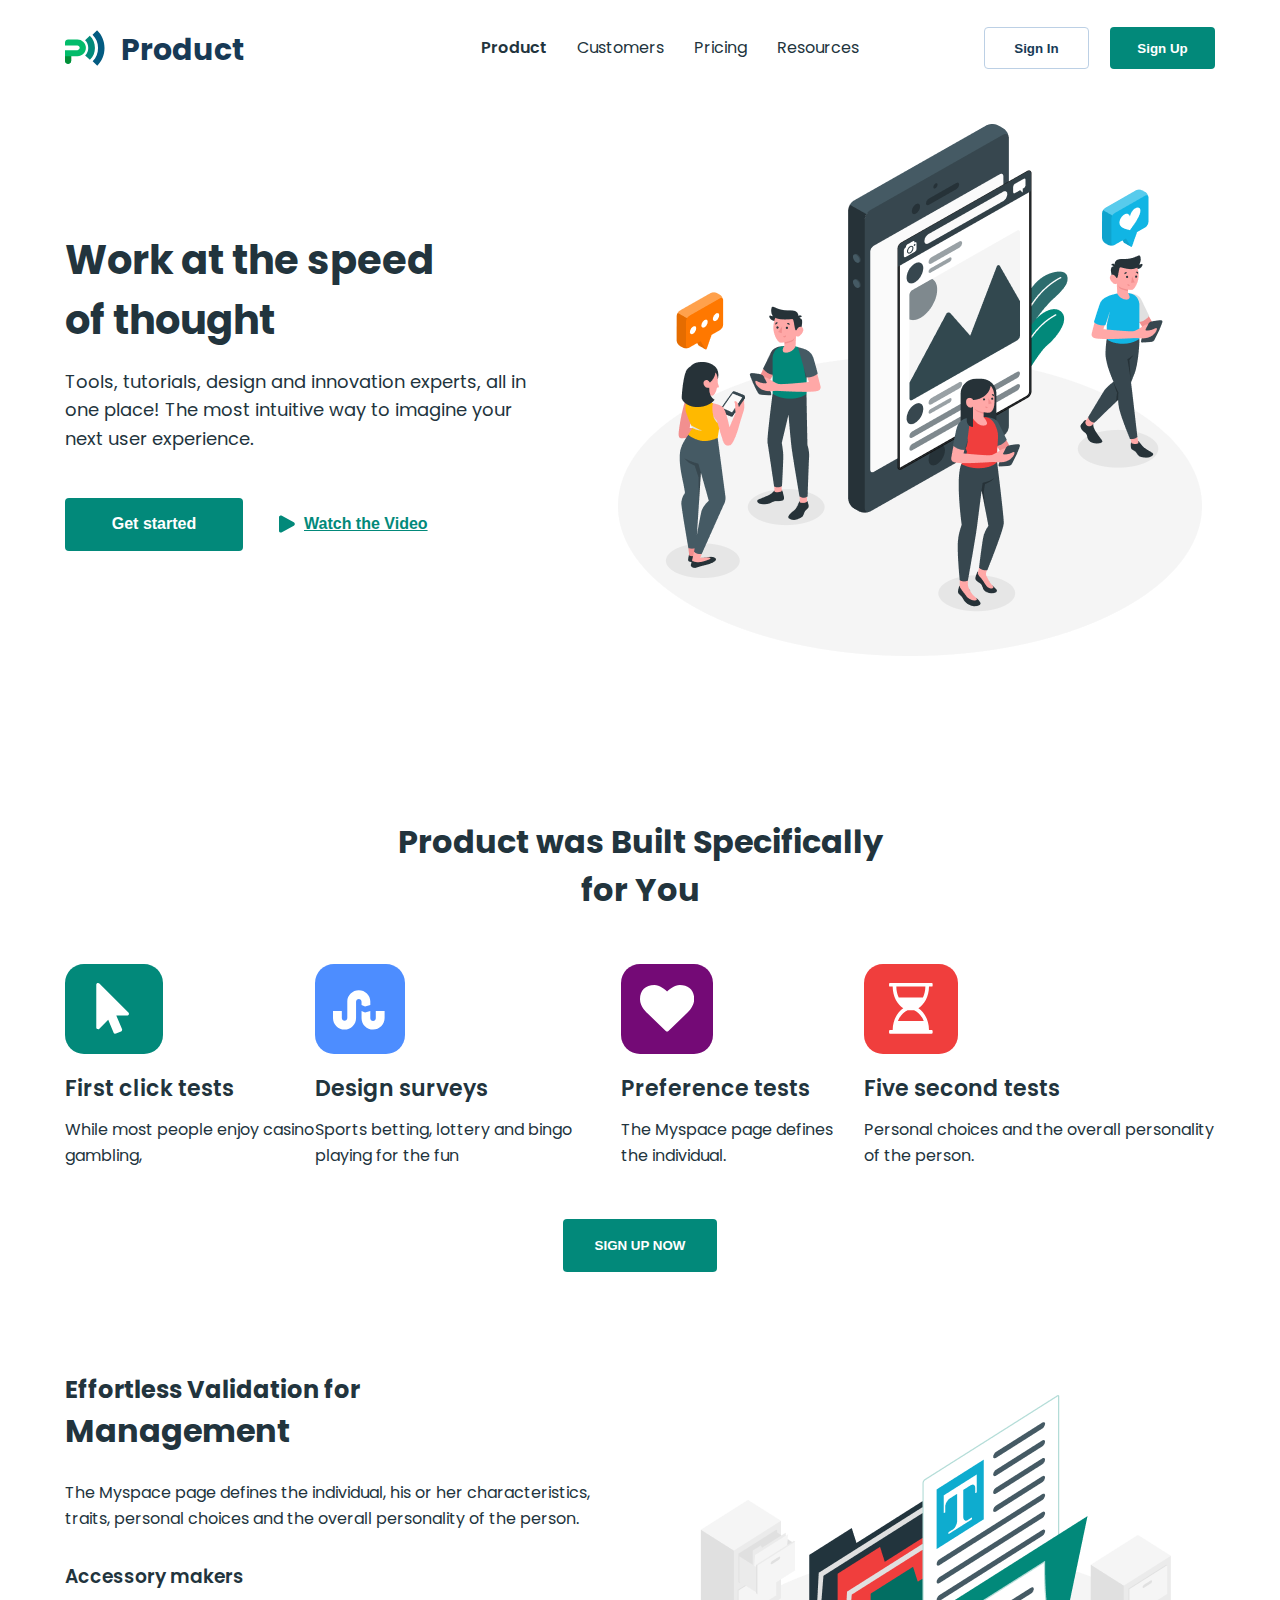
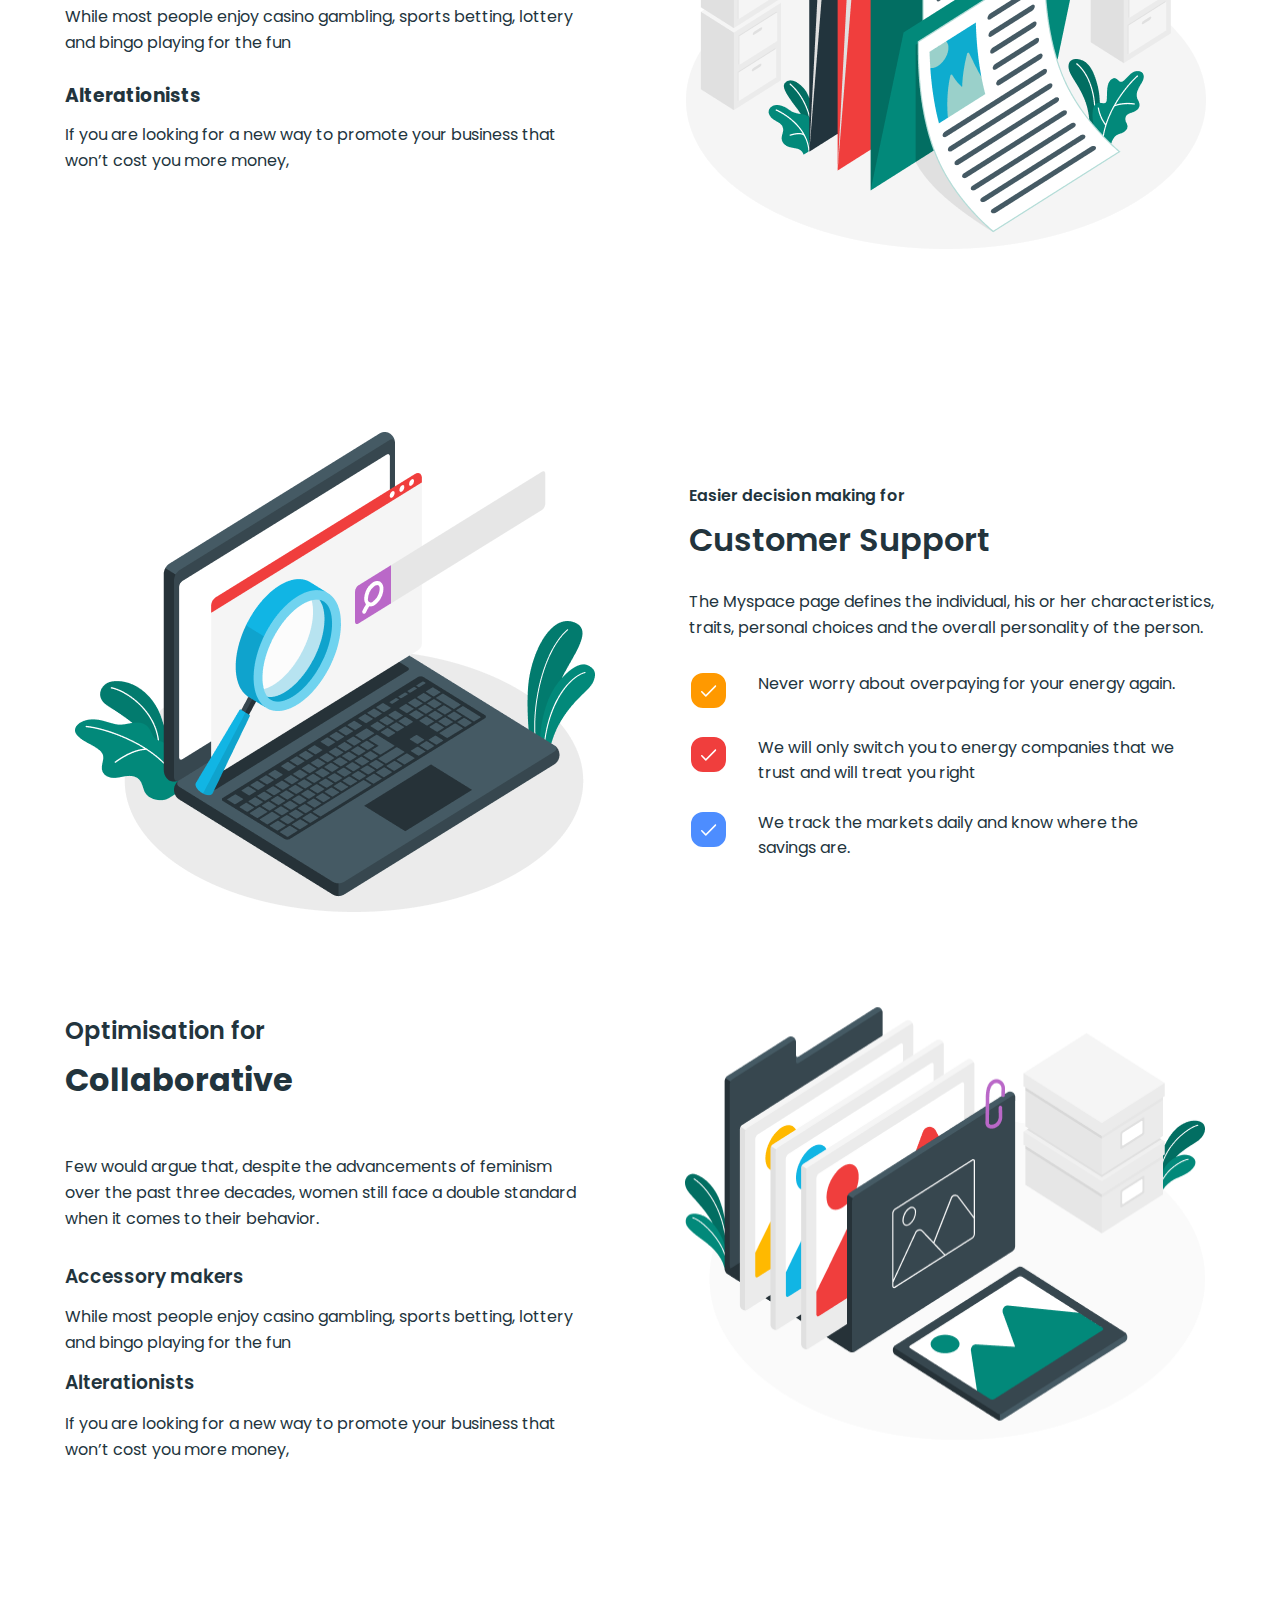
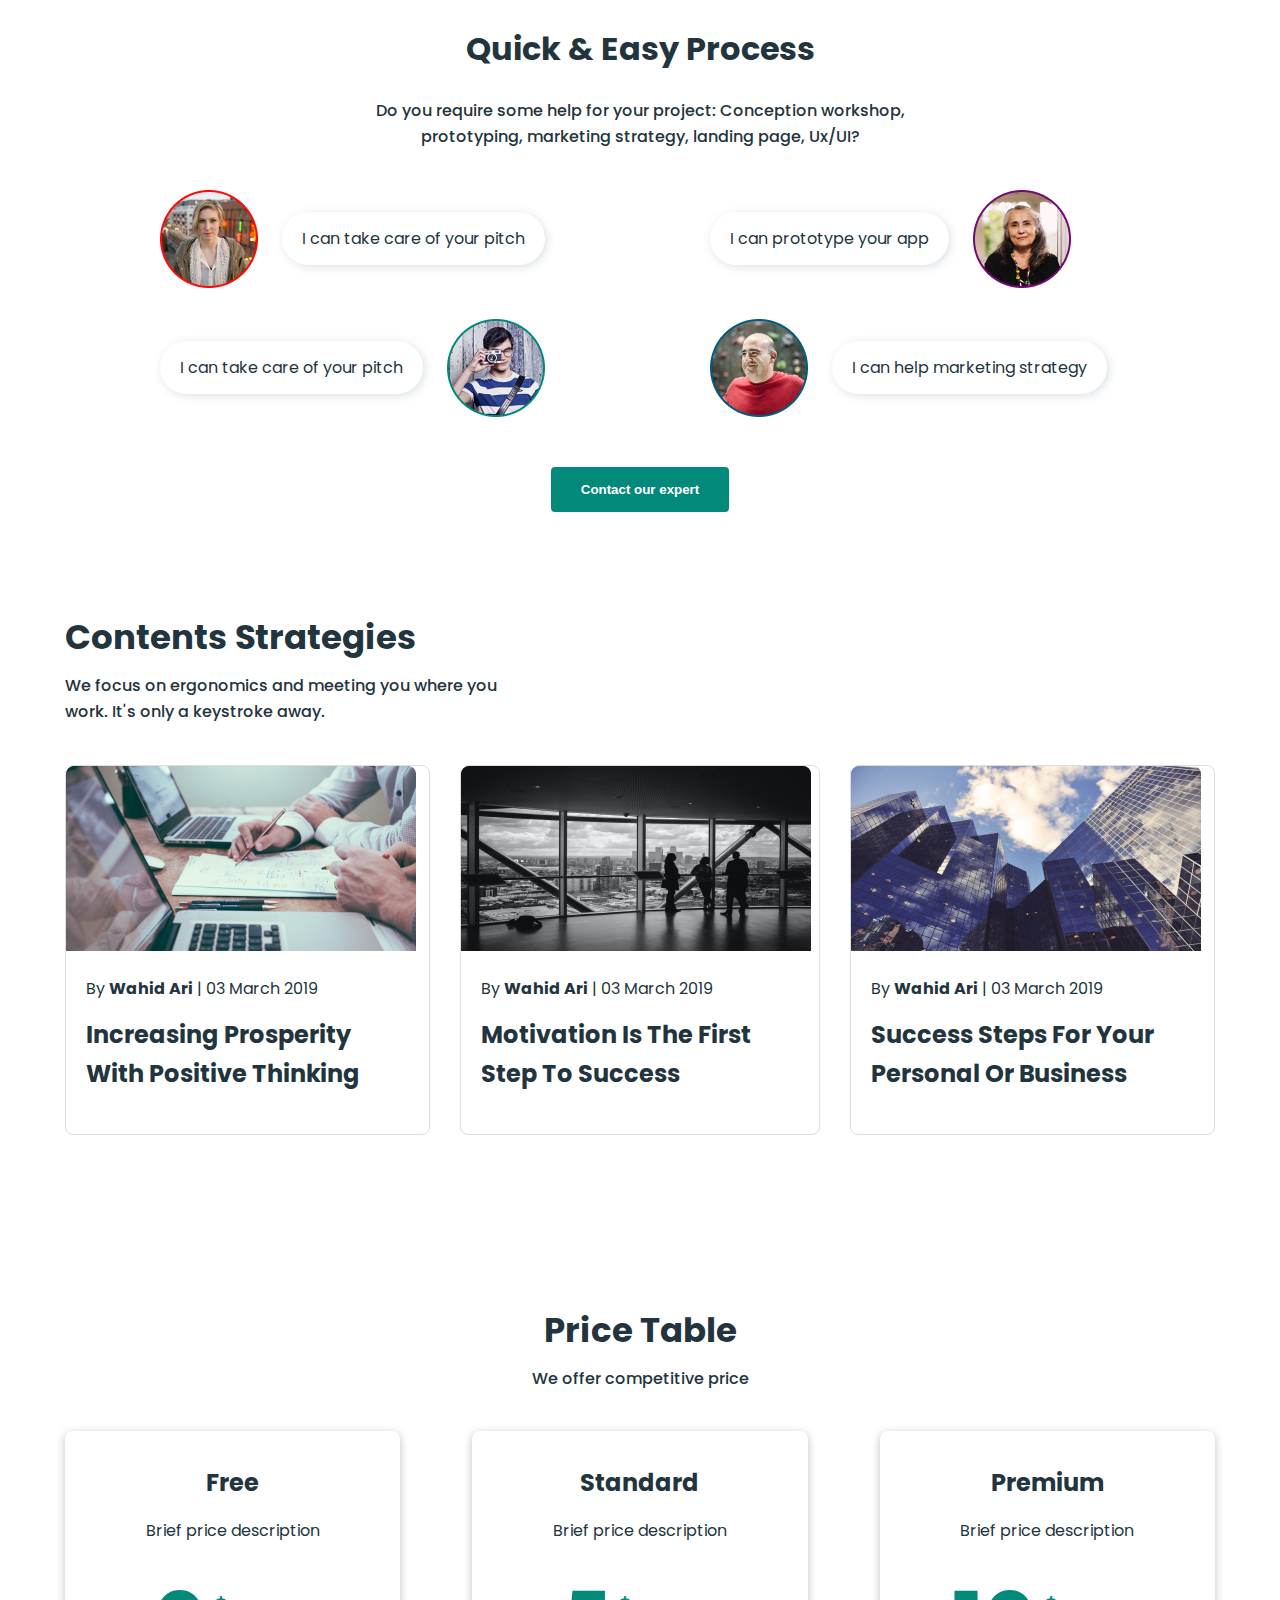
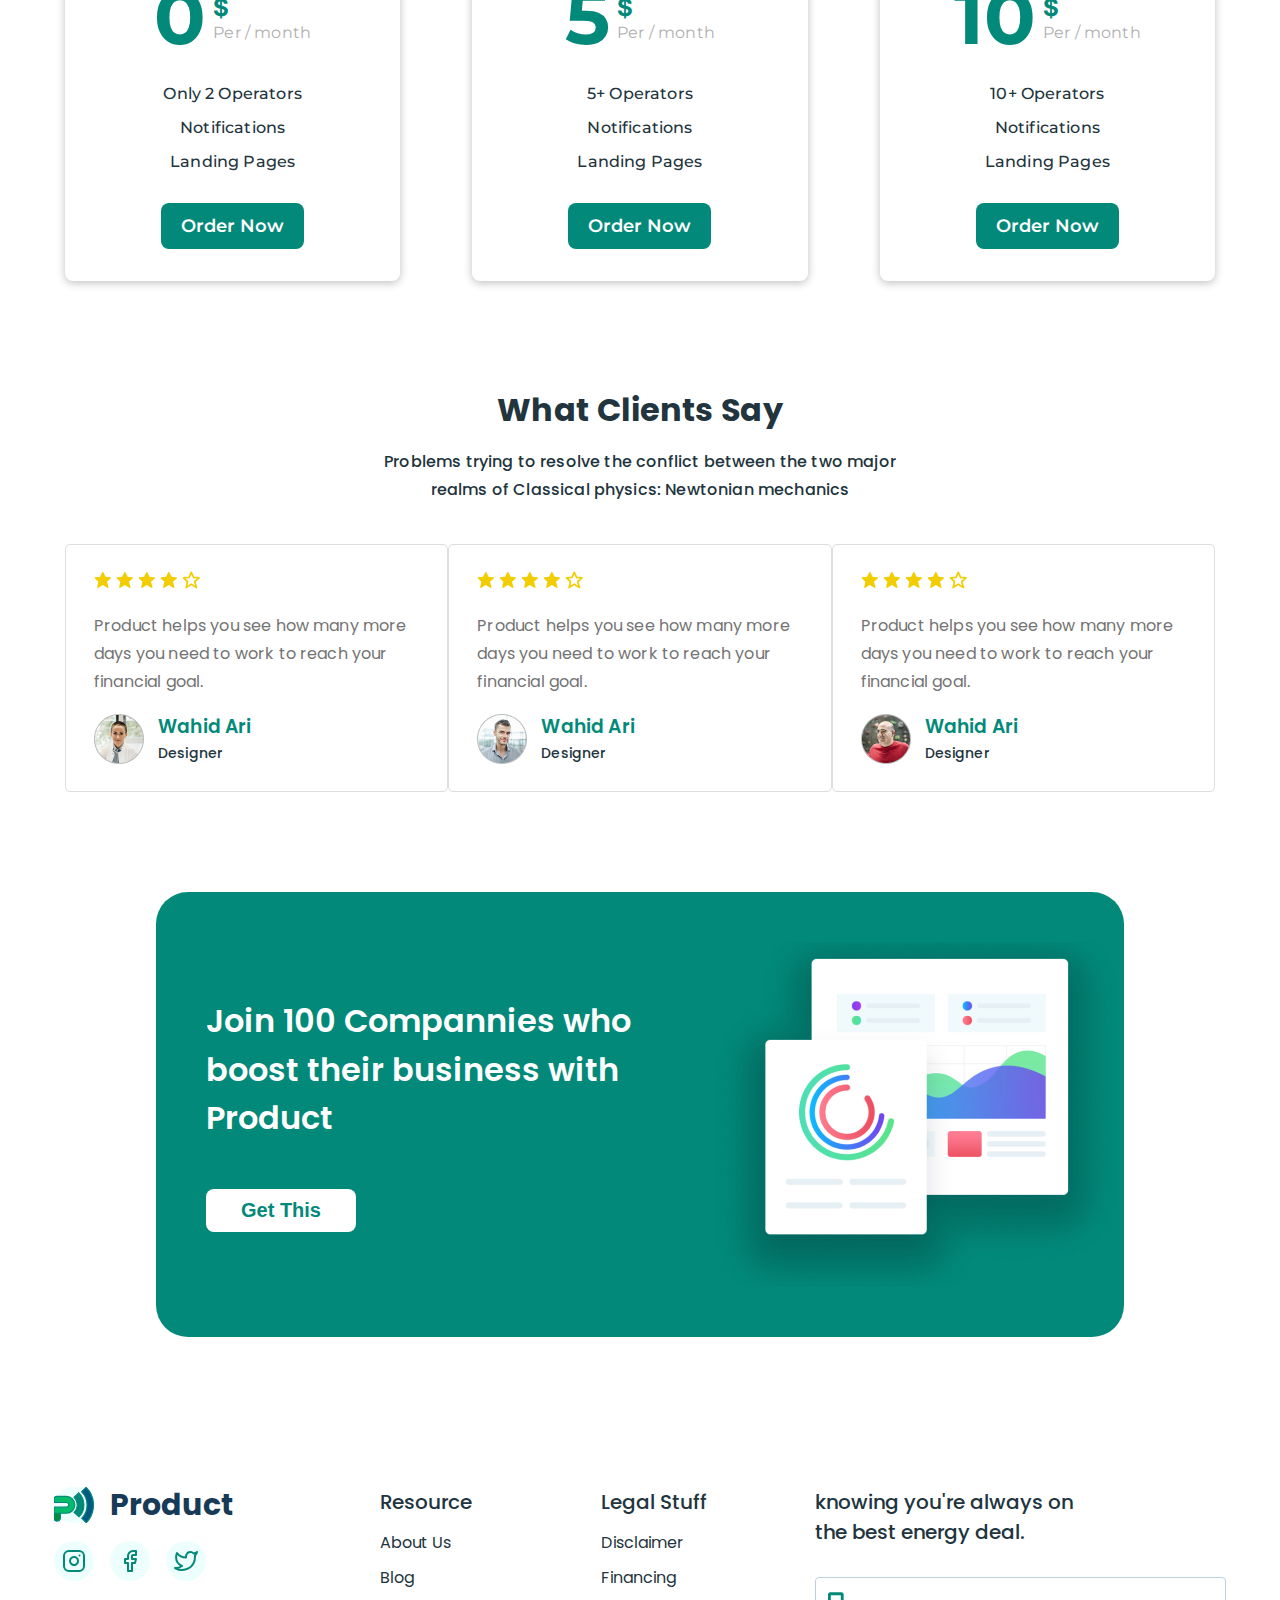
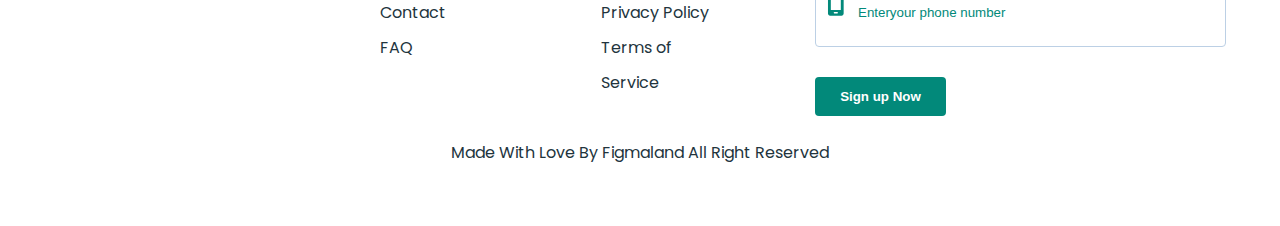
<file: index.html>
<!DOCTYPE html>
<html lang="en">
  <head>
    <meta charset="UTF-8" />
    <meta name="viewport" content="width=device-width, initial-scale=1.0" />
    <title>Bussiness Promotion</title>
    <link rel="preconnect" href="https://fonts.googleapis.com" />
    <link rel="preconnect" href="https://fonts.gstatic.com" crossorigin />
    <link
      href="https://fonts.googleapis.com/css2?family=Inter:opsz,wght@14..32,100..900&family=Montserrat:wght@100..900&family=Poppins:wght@400;500;600;700&display=swap"
      rel="stylesheet"
    />
    <link
      rel="stylesheet"
      href="https://cdnjs.cloudflare.com/ajax/libs/modern-normalize/3.0.1/modern-normalize.min.css"
      integrity="sha512-q6WgHqiHlKyOqslT/lgBgodhd03Wp4BEqKeW6nNtlOY4quzyG3VoQKFrieaCeSnuVseNKRGpGeDU3qPmabCANg=="
      crossorigin="anonymous"
      referrerpolicy="no-referrer"
    />
    <link rel="stylesheet" href="./css/style.css" />
  </head>
  <body>
    <header class="header">
      <div class="container">
        <nav class="nav">
          <div class="logo-wrap">
            <ul class="logo-list">
              <li class="logo-item">
                <a href="./index.html" class="logo-link">
                  <svg class="icon-logo" width="40" height="36">
                    <use href="./images/icons.svg#logo"></use>
                  </svg>
                </a>
              </li>
              <li class="logo-item">
                <a href="./index.html" class="logo-link-text">Product</a>
              </li>
            </ul>
          </div>
          <ul class="nav-list">
            <li><a class="nav-link current" href="./index.html">Product</a></li>
            <li><a class="nav-link" href="customers.html">Customers</a></li>
            <li><a class="nav-link" href="./pricing.html">Pricing</a></li>
            <li><a class="nav-link" href="#">Resources</a></li>
          </ul>
        </nav>
        <ul class="header-list-btn">
          <li><button class="header-btn sign-in-btn">Sign In</button></li>
          <li><button class="header-btn sign-up-btn">Sign Up</button></li>
        </ul>
      </div>
    </header>
    <main>
      <!-- HERO ======================================================-->
      <section class="hero">
        <div class="container hero-container">
          <div class="hero-wrap">
            <h1 class="hero-title">Work at the speed of thought</h1>
            <p class="hero-text">
              Tools, tutorials, design and innovation experts, all in one place!
              The most intuitive way to imagine your next user experience.
            </p>
            <ul class="hero-list-btn">
              <li>
                <button class="hero-btn start-btn" type="button">
                  Get started
                </button>
              </li>
              <li>
                <button class="hero-btn watch-btn" type="button">
                  <svg class="btn-icon" width="16" height="18">
                    <use href="./images/icons.svg#triangle"></use>
                  </svg>
                  Watch the Video
                </button>
              </li>
            </ul>
          </div>
          <img src="./images/hero-img.png" alt="work at the speed thought" />
        </div>
      </section>

      <!-- Product section ==========================================-->

      <section class="product">
        <div class="container">
          <h2 class="product-title">
            Product was Built Specifically <br />
            for You
          </h2>
          <ul class="product-list">
            <li>
              <svg class="prod-icons prod-icon-cursor" width="11" height="18">
                <use href="./images/icons.svg#untitled3"></use>
              </svg>
              <h4 class="product-item">First click tests</h4>
              <p class="product-text">
                While most people enjoy casino gambling,
              </p>
            </li>
            <li>
              <svg class="prod-icons prod-icon-unt" width="18" height="18">
                <use href="./images/icons.svg#untitled2"></use>
              </svg>
              <h4 class="product-item">Design surveys</h4>
              <p class="product-text">
                Sports betting, lottery and bingo playing for the fun
              </p>
            </li>
            <li>
              <svg class="prod-icons prod-icon-heart" width="16" height="18">
                <use href="./images/icons.svg#untitled1"></use>
              </svg>
              <h4 class="product-item">Preference tests</h4>
              <p class="product-text">
                The Myspace page defines the individual.
              </p>
            </li>
            <li>
              <svg class="prod-icons prod-icon-clock" width="14" height="18">
                <use href="./images/icons.svg#untitled"></use>
              </svg>
              <h4 class="product-item">Five second tests</h4>
              <p class="product-text">
                Personal choices and the overall personality of the person.
              </p>
            </li>
          </ul>
          <div class="product-btn-wrapper">
            <button class="product-btn" type="button">SIGN UP NOW</button>
          </div>
        </div>
      </section>

      <!-- Managment ==================================================-->
      <section class="management">
        <div class="container management-wrap">
          <div class="management-left">
            <h2 class="management-title">
              Effortless Validation for
              <span class="management-span">Management</span>
            </h2>
            <p class="management-text">
              The Myspace page defines the individual, his or her
              characteristics, traits, personal choices and the overall
              personality of the person.
            </p>
            <ul class="management-list">
              <li class="management-item">
                <h3 class="mangement-subtitle">Accessory makers</h3>
                <p class="management-txt">
                  While most people enjoy casino gambling, sports betting,
                  lottery and bingo playing for the fun
                </p>
              </li>
              <li class="management-item">
                <h3 class="management-subtitle">Alterationists</h3>
                <p class="management-txt">
                  If you are looking for a new way to promote your business that
                  won’t cost you more money,
                </p>
              </li>
            </ul>
          </div>
          <div class="management-right">
            <img
              class="management-img"
              src="./images/management-img.png"
              alt="managment"
              width="540"
              height="500"
            />
          </div>
        </div>
      </section>

      <!-- Support ==================================================-->

      <section class="support">
        <div class="container">
          <img
            class="support-img"
            src="./images/support-img.png"
            alt="customer support"
            width="540"
            height="500"
          />
          <div class="support-text-wrap">
            <h2 class="support-title">
              Easier decision making for
              <span class="support-title-part">Customer Support</span>
            </h2>
            <p class="support-text">
              The Myspace page defines the individual, his or her
              characteristics, traits, personal choices and the overall
              personality of the person.
            </p>
            <ul class="support-list">
              <li class="support-item">
                <span class="support-icon-wrap support-icon-first">
                  <svg class="support-icon" width="16" height="12">
                    <use href="./images/icons.svg#tick"></use>
                  </svg>
                </span>
                <p class="support-descr">
                  Never worry about overpaying for your energy again.
                </p>
              </li>
              <li class="support-item">
                <span class="support-icon-wrap support-icon-second">
                  <svg class="support-icon" width="16" height="12">
                    <use href="./images/icons.svg#tick"></use>
                  </svg>
                </span>
                <p class="support-descr">
                  We will only switch you to energy companies that we trust and
                  will treat you right
                </p>
              </li>
              <li class="support-item">
                <span class="support-icon-wrap support-icon-third">
                  <svg class="support-icon" width="16" height="12">
                    <use href="./images/icons.svg#tick"></use>
                  </svg>
                </span>
                <p class="support-descr">
                  We track the markets daily and know where the savings are.
                </p>
              </li>
            </ul>
          </div>
        </div>
      </section>

      <!-- Collaboration ===========================================-->

      <section class="collaboration">
        <div class="container collaboration-wrap">
          <img src="./images/collaboration-img.png" alt="folders with files" />
          <div class="collaboration-content">
            <h2 class="collaboration-title">
              Optimisation for
              <span class="collaboration-span">Collaborative</span>
            </h2>
            <p class="collaboration-text">
              Few would argue that, despite the advancements of feminism over
              the past three decades, women still face a double standard when it
              comes to their behavior.
            </p>
            <ul class="collaboration-list">
              <li class="collaboration-item">
                <h3 class="collaboration-item-title">Accessory makers</h3>
                <p class="collaboration-item-text">
                  While most people enjoy casino gambling, sports betting,
                  lottery and bingo playing for the fun
                </p>
              </li>
              <li class="collaboration-item">
                <h3 class="collaboration-item-title">Alterationists</h3>
                <p class="collaboration-item-text">
                  If you are looking for a new way to promote your business that
                  won’t cost you more money,
                </p>
              </li>
            </ul>
          </div>
        </div>
      </section>

      <!-- Staff =================================================-->

      <section class="staff">
        <div class="container staff-wrap">
          <h2 class="staff-title">Quick & Easy Process</h2>
          <p class="staff-title-text">
            Do you require some help for your project: Conception workshop,
            <br />
            prototyping, marketing strategy, landing page, Ux/UI?
          </p>
          <ul class="staff-list">
            <div class="staff-list-wrap">
              <li class="staff-item">
                <img
                  class="staff-img"
                  src="./images/avatar.png"
                  alt="our staff"
                />
                <p class="staff-list-text">I can take care of your pitch</p>
              </li>
            </div>
            <div class="staff-list-wrap">
              <li class="staff-item">
                <p class="staff-list-text">I can prototype your app</p>
                <img
                  class="staff-img"
                  src="./images/avatar-1.png"
                  alt="our staff"
                />
              </li>
            </div>
            <div class="staff-list-wrap">
              <li class="staff-item">
                <p class="staff-list-text">I can take care of your pitch</p>
                <img
                  class="staff-img"
                  src="./images/avatar-2.png"
                  alt="our staff"
                />
              </li>
            </div>
            <div class="staff-list-wrap">
              <li class="staff-item">
                <img
                  class="staff-img"
                  src="./images/avatar-3.png"
                  alt="our staff"
                />
                <p class="staff-list-text">I can help marketing strategy</p>
              </li>
            </div>
          </ul>
          <button type="button" class="staff-btn">Contact our expert</button>
        </div>
      </section>

      <!-- News ===================================================-->

      <section class="news">
        <div class="container">
          <h2 class="news-title">Contents Strategies</h2>
          <p class="news-title-text">
            We focus on ergonomics and meeting you where you work. It's only a
            keystroke away.
          </p>
          <ul class="news-list">
            <li class="news-list-item">
              <a class="news-list-link" href="#">
                <img
                  class="news-list-img"
                  srcset="./images/image-1.jpg 1x, ./images/image-1@2x.jpg 2x"
                  src="./images/image-1.jpg"
                  alt="news"
                  width="350"
                  height="185"
                />
                <div class="news-container">
                  <p class="news-list-text">
                    By <span class="news-list-span">Wahid Ari</span> | 03 March
                    2019
                  </p>
                  <h3 class="news-list-title">
                    Increasing Prosperity With Positive Thinking
                  </h3>
                </div>
              </a>
            </li>
            <li class="news-list-item">
              <a class="news-list-link" href="#">
                <img
                  class="news-list-img"
                  srcset="./images/image-2.jpg 1x, ./images/image-2@2x.jpg 2x"
                  src="./images/image-2.jpg"
                  alt="news"
                  width="350"
                  height="185"
                />
                <div class="news-container">
                  <p class="news-list-text">
                    By <span class="news-list-span">Wahid Ari</span> | 03 March
                    2019
                  </p>
                  <h3 class="news-list-title">
                    Motivation Is The First Step To Success
                  </h3>
                </div>
              </a>
            </li>
            <li class="news-list-item">
              <a class="news-list-link" href="#">
                <img
                  class="news-list-img"
                  srcset="./images/image-3.jpg 1x, ./images/image-3@2x.jpg 2x"
                  src="./images/image-3.jpg"
                  alt="news"
                  width="350"
                  height="185"
                />
                <div class="news-container">
                  <p class="news-list-text">
                    By <span class="news-list-span">Wahid Ari</span> | 03 March
                    2019
                  </p>
                  <h3 class="news-list-title">
                    Success Steps For Your Personal Or Business
                  </h3>
                </div>
              </a>
            </li>
          </ul>
        </div>
      </section>

      <!-- Pricing ===============================================-->

      <section class="price">
        <div class="container">
          <h2 class="price-title">Price Table</h2>
          <p class="price-title-text">We offer competitive price</p>
          <ul class="price-list">
            <li class="price-list-item">
              <h3 class="price-list-title">Free</h3>
              <p class="price-list-descr">Brief price description</p>
              <div class="price-list-wrap">
                <span class="price-list-span-value">0</span>
                <div class="price-list-box">
                  <span class="price-list-span-currency">$</span>
                  <p class="price-list-txt">Per / month</p>
                </div>
              </div>
              <ul class="price-card-list">
                <li class="price-card-item">Only 2 Operators</li>
                <li class="price-card-item">Notifications</li>
                <li class="price-card-item">Landing Pages</li>
              </ul>
              <button type="button" class="price-btn">Order Now</button>
            </li>

            <li class="price-list-item">
              <h3 class="price-list-title">Standard</h3>
              <p class="price-list-descr">Brief price description</p>
              <div class="price-list-wrap">
                <span class="price-list-span-value">5</span>
                <div class="price-list-box">
                  <span class="price-list-span-currency">$</span>
                  <p class="price-list-txt">Per / month</p>
                </div>
              </div>
              <ul class="price-card-list">
                <li class="price-card-item">5+ Operators</li>
                <li class="price-card-item">Notifications</li>
                <li class="price-card-item">Landing Pages</li>
              </ul>
              <button type="button" class="price-btn">Order Now</button>
            </li>

            <li class="price-list-item">
              <h3 class="price-list-title">Premium</h3>
              <p class="price-list-descr">Brief price description</p>
              <div class="price-list-wrap">
                <span class="price-list-span-value">10</span>
                <div class="price-list-box">
                  <span class="price-list-span-currency">$</span>
                  <p class="price-list-txt">Per / month</p>
                </div>
              </div>
              <ul class="price-card-list">
                <li class="price-card-item">10+ Operators</li>
                <li class="price-card-item">Notifications</li>
                <li class="price-card-item">Landing Pages</li>
              </ul>
              <button type="button" class="price-btn">Order Now</button>
            </li>
          </ul>
        </div>
      </section>

      <!-- Feedback ==============================================-->

      <section class="feedback">
        <div class="container">
          <h2 class="feedback-title">What Clients Say</h2>
          <p class="feedback-text">
            Problems trying to resolve the conflict between the two major realms
            of Classical physics: Newtonian mechanics
          </p>
          <ul class="feedback-list">
            <li class="feedback-item">
              <svg class="feedback-icon" width="18" height="18">
                <use href="./images/icons.svg#stars"></use>
              </svg>
              <svg class="feedback-icon" width="18" height="18">
                <use href="./images/icons.svg#stars"></use>
              </svg>
              <svg class="feedback-icon" width="18" height="18">
                <use href="./images/icons.svg#stars"></use>
              </svg>
              <svg class="feedback-icon" width="18" height="18">
                <use href="./images/icons.svg#stars"></use>
              </svg>
              <svg class="feedback-icon" width="18" height="18">
                <use href="./images/icons.svg#stars-trans"></use>
              </svg>
              <p class="feedback-list-text">
                Product helps you see how many more days you need to work to
                reach your financial goal.
              </p>
              <div class="feedback-box">
                <img
                  class="feedback-img"
                  src="./images/feedback-1.png"
                  alt="avatar"
                />
                <div class="feedback-wrap">
                  <h3 class="feedback-list-title">Wahid Ari</h3>
                  <p class="feedback-list-txt">Designer</p>
                </div>
              </div>
            </li>

            <li class="feedback-item">
              <svg class="feedback-icon" width="18" height="18">
                <use href="./images/icons.svg#stars"></use>
              </svg>
              <svg class="feedback-icon" width="18" height="18">
                <use href="./images/icons.svg#stars"></use>
              </svg>
              <svg class="feedback-icon" width="18" height="18">
                <use href="./images/icons.svg#stars"></use>
              </svg>
              <svg class="feedback-icon" width="18" height="18">
                <use href="./images/icons.svg#stars"></use>
              </svg>
              <svg class="feedback-icon" width="18" height="18">
                <use href="./images/icons.svg#stars-trans"></use>
              </svg>
              <p class="feedback-list-text">
                Product helps you see how many more days you need to work to
                reach your financial goal.
              </p>
              <div class="feedback-box">
                <img
                  class="feedback-img"
                  src="./images/feedback-2.png"
                  alt="avatar"
                />
                <div class="feedback-wrap">
                  <h3 class="feedback-list-title">Wahid Ari</h3>
                  <p class="feedback-list-txt">Designer</p>
                </div>
              </div>
            </li>

            <li class="feedback-item">
              <svg class="feedback-icon" width="18" height="18">
                <use href="./images/icons.svg#stars"></use>
              </svg>
              <svg class="feedback-icon" width="18" height="18">
                <use href="./images/icons.svg#stars"></use>
              </svg>
              <svg class="feedback-icon" width="18" height="18">
                <use href="./images/icons.svg#stars"></use>
              </svg>
              <svg class="feedback-icon" width="18" height="18">
                <use href="./images/icons.svg#stars"></use>
              </svg>
              <svg class="feedback-icon" width="18" height="18">
                <use href="./images/icons.svg#stars-trans"></use>
              </svg>
              <p class="feedback-list-text">
                Product helps you see how many more days you need to work to
                reach your financial goal.
              </p>
              <div class="feedback-box">
                <img
                  class="feedback-img"
                  src="./images/feedback-3.png"
                  alt="avatar"
                />
                <div class="feedback-wrap">
                  <h3 class="feedback-list-title">Wahid Ari</h3>
                  <p class="feedback-list-txt">Designer</p>
                </div>
              </div>
            </li>
          </ul>
        </div>
      </section>

      <!-- Promo =================================================-->

      <section class="promo">
        <div class="promo-container">
          <div class="promo-box">
            <h2 class="promo-title">
              Join 100 Compannies who boost their business with Product
            </h2>
            <button class="promo-btn" type="button">Get This</button>
          </div>
          <img
            class="promo-img"
            src="./images/graphics.png"
            alt="promo scren"
          />
        </div>
      </section>
    </main>

    <!-- Footer ================================================ -->

    <footer class="footer">
      <div class="container">
        <div class="footer-box">
          <div class="footer-wrap">
            <div class="footer-logo-box">
              <a href="./index.html" class="footer-logo-link">
                <svg class="icon-logo" width="40" height="36">
                  <use href="./images/icons.svg#logo"></use>
                </svg>
              </a>
              <a class="footer-logo" href="./index.html">Product</a>
            </div>
            <ul class="footer-icon-list">
              <li class="footer-icon-item">
                <a href="http://instargam.com" class="footer-icon-link">
                  <svg class="footer-icon" width="24" height="24">
                    <use href="./images/icons.svg#instagram"></use>
                  </svg>
                </a>
              </li>
              <li class="footer-icon-item">
                <a href="http://facebook.com" class="footer-icon-link">
                  <svg class="footer-icon" width="24" height="24">
                    <use href="./images/icons.svg#facebook"></use>
                  </svg>
                </a>
              </li>
              <li class="footer-icon-item">
                <a href="http://twitter.com" class="footer-icon-link">
                  <svg class="footer-icon" width="24" height="24">
                    <use href="./images/icons.svg#twiter"></use>
                  </svg>
                </a>
              </li>
            </ul>
          </div>
          <nav class="footer-nav">
            <h3 class="footer-title">Resource</h3>
            <ul class="footer-list">
              <li class="footer-item">
                <a class="footer-item-link" href="">About Us</a>
              </li>
              <li class="footer-item">
                <a class="footer-item-link" href="">Blog</a>
              </li>
              <li class="footer-item">
                <a class="footer-item-link" href="">Contact</a>
              </li>
              <li class="footer-item">
                <a class="footer-item-link" href="">FAQ</a>
              </li>
            </ul>
          </nav>
          <div class="footer-stuff">
            <h3 class="footer-title">Legal Stuff</h3>
            <ul class="footer-list">
              <li class="footer-item">
                <a class="footer-item-link" href="">Disclaimer</a>
              </li>
              <li class="footer-item">
                <a class="footer-item-link" href="">Financing</a>
              </li>
              <li class="footer-item">
                <a class="footer-item-link" href="">Privacy Policy</a>
              </li>
              <li class="footer-item">
                <a class="footer-item-link" href="">Terms of Service</a>
              </li>
            </ul>
          </div>
          <div class="footer-deal">
            <h3 class="footer-deal-title">
              knowing you're always on <br />
              the best energy deal.
            </h3>
            <div action="">
              <input
                class="footer-form"
                name="user-email"
                id="user-email"
                placeholder="Enteryour phone number"
                type="text"
              />
              <svg class="footer-form-icon" width="18" height="28">
                <use href="./images/icons.svg#mobile-screen"></use>
              </svg>
            </div>
            <button class="footer-btn" type="button">Sign up Now</button>
          </div>
        </div>
        <p class="footer-copyright">
          Made With Love By Figmaland All Right Reserved
        </p>
      </div>
    </footer>
  </body>
</html>
</file>
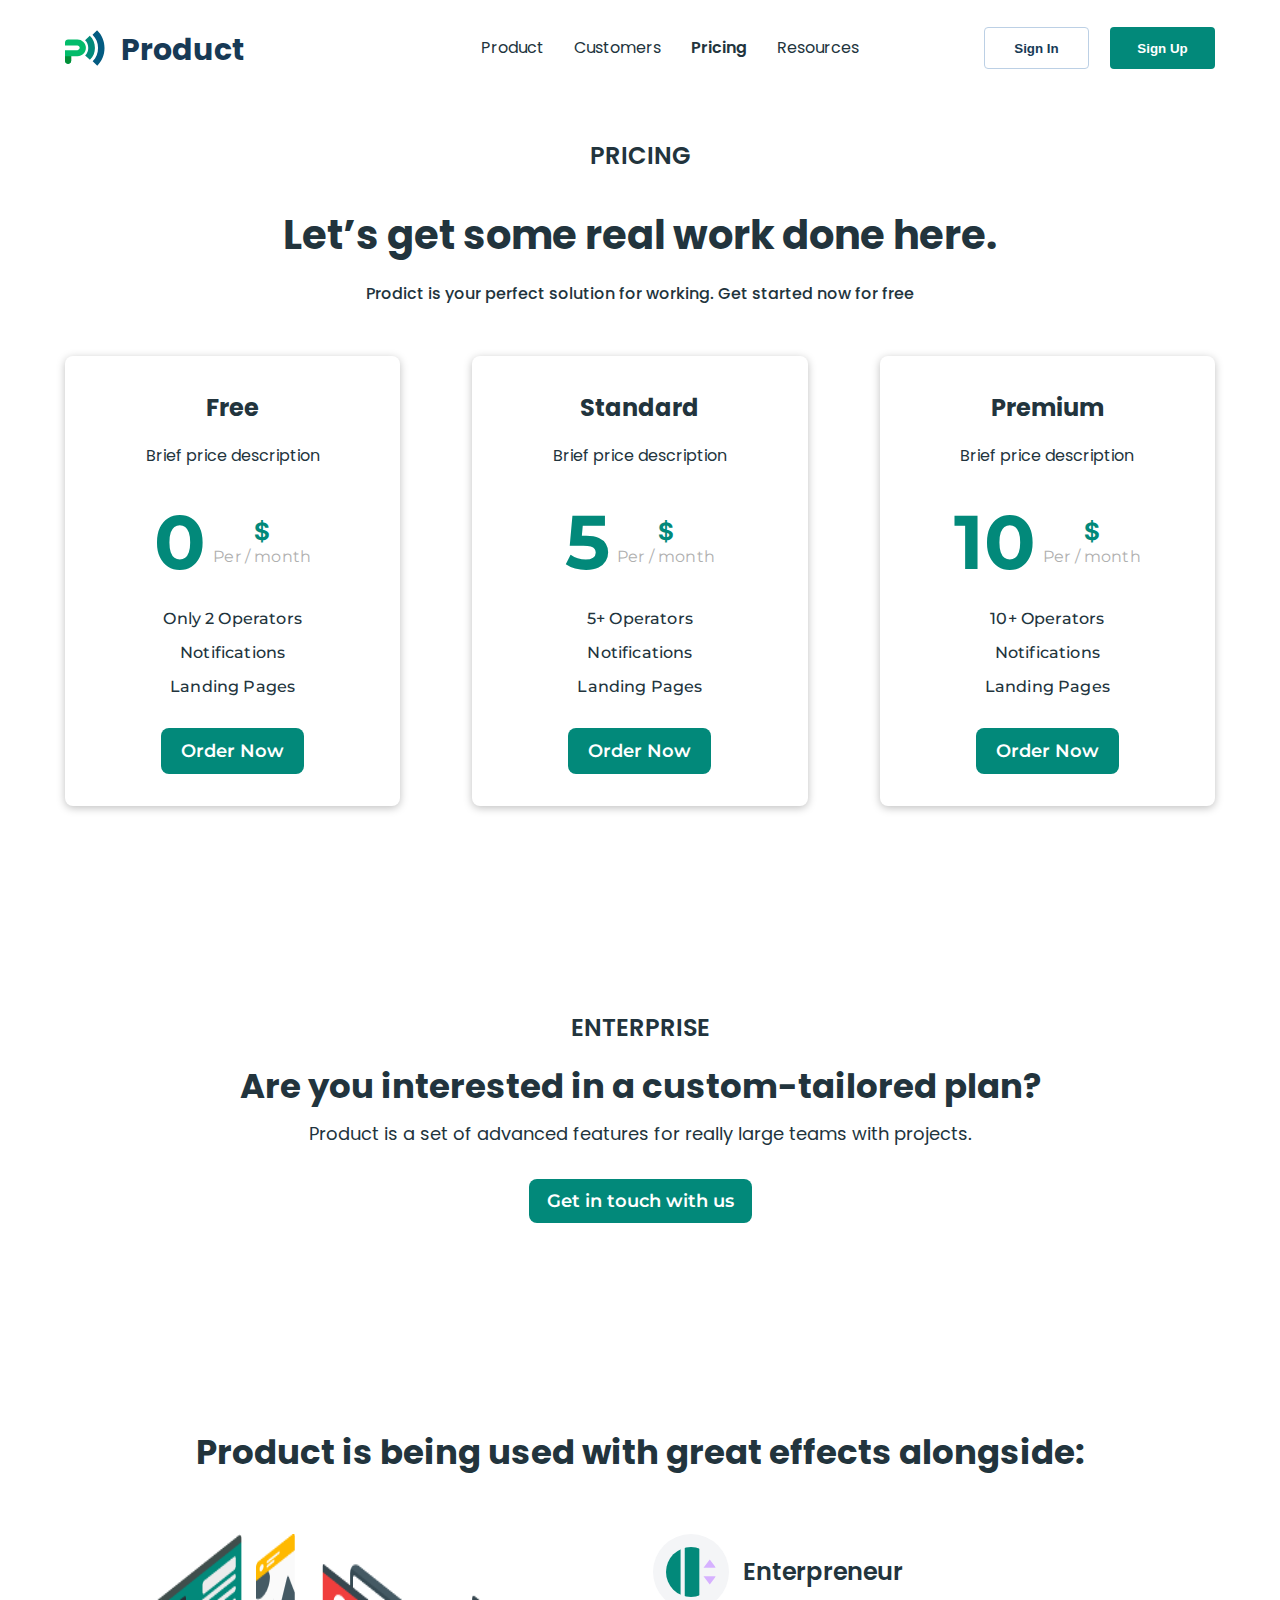
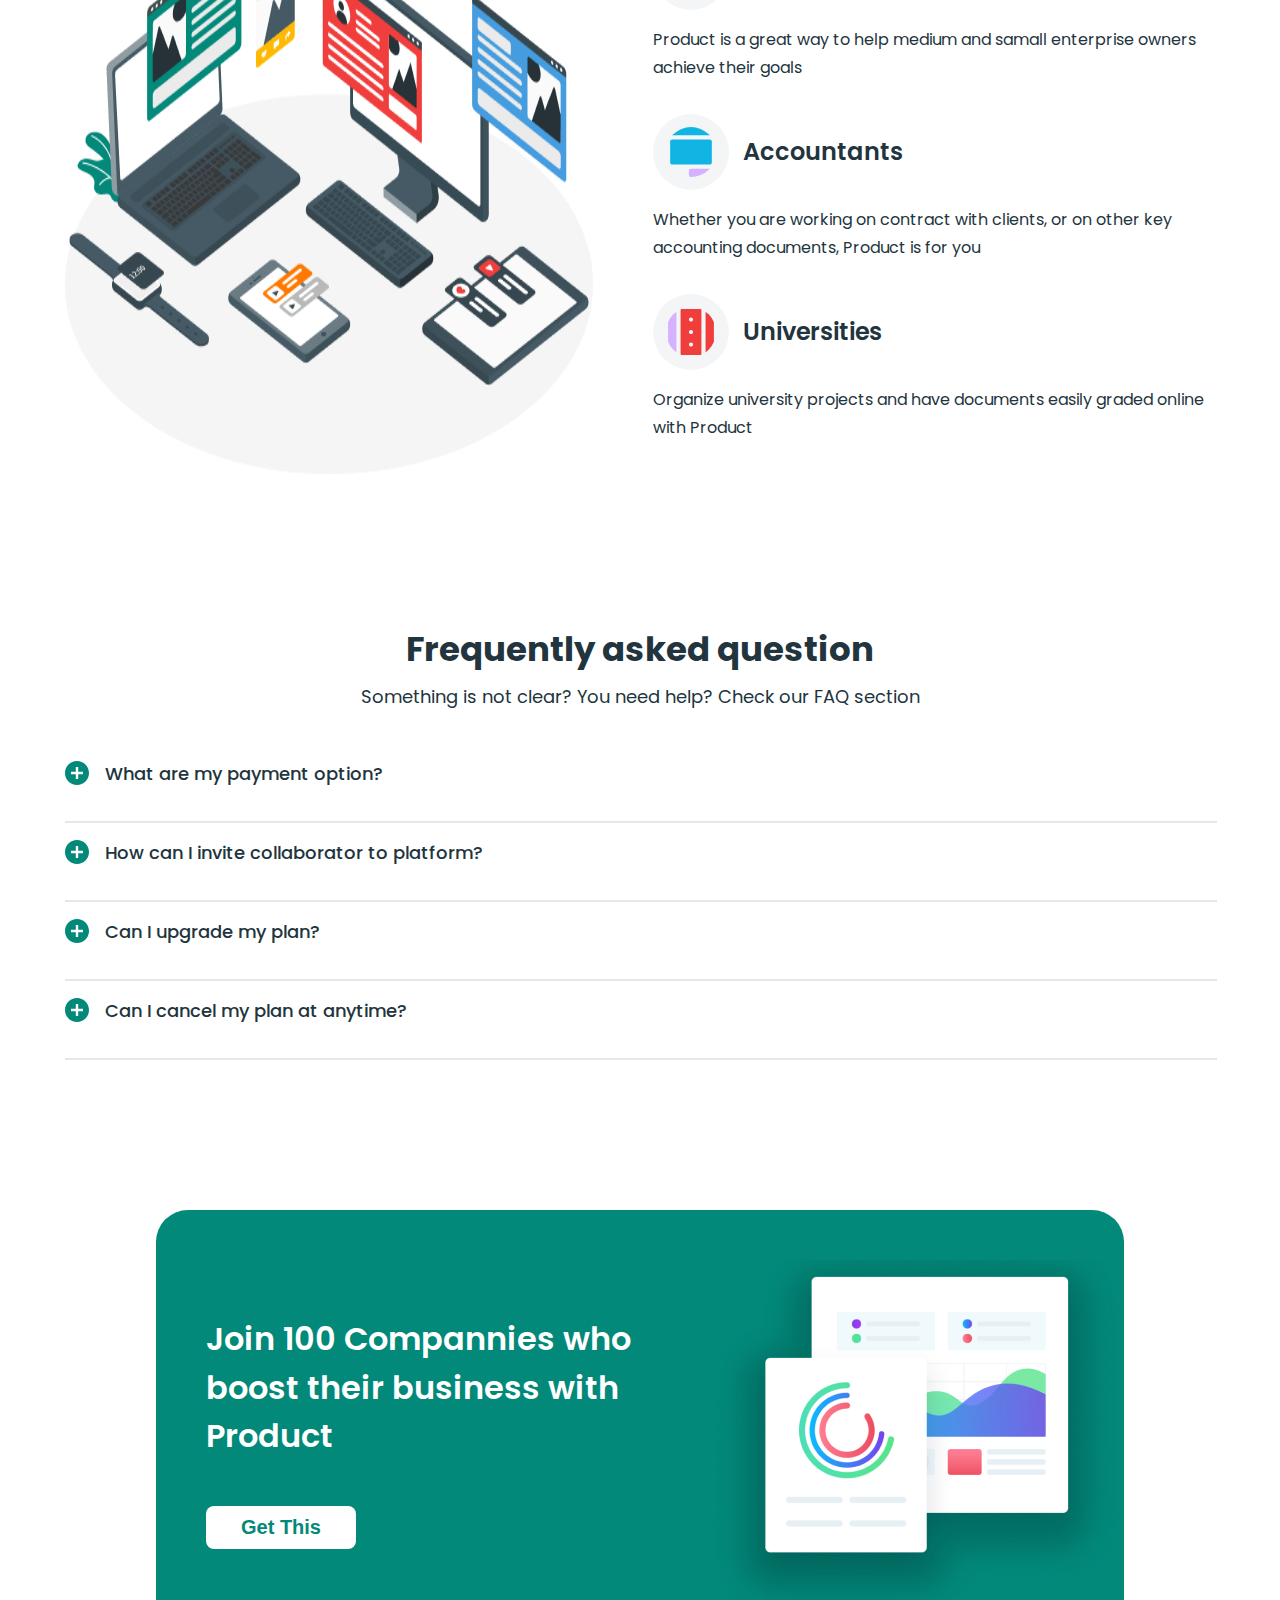
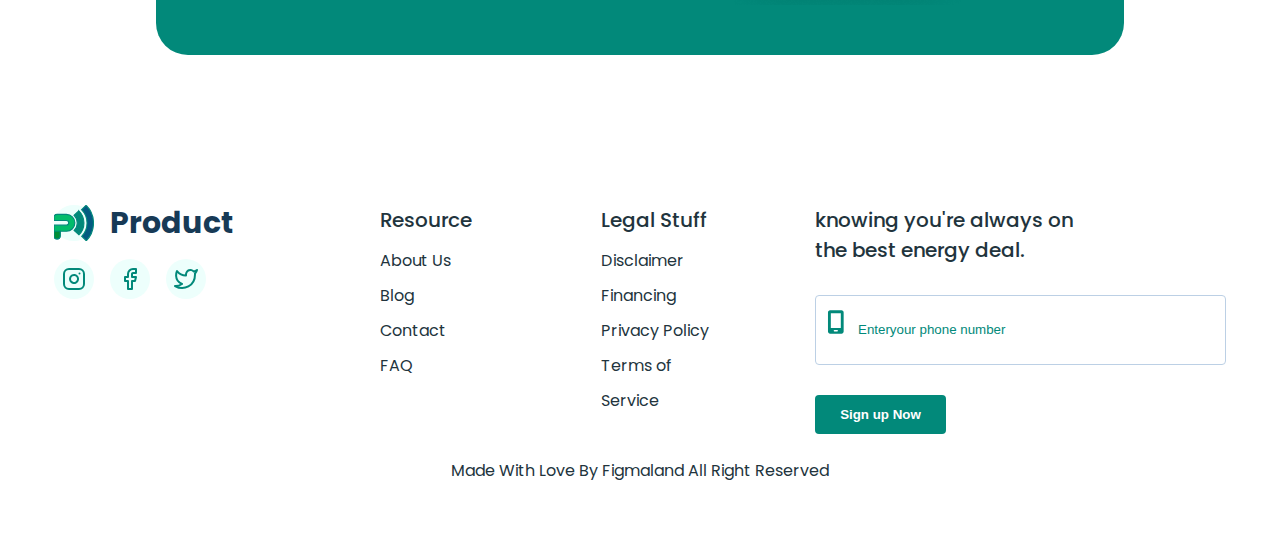
<file: pricing.html>
<!DOCTYPE html>
<html lang="en">
  <head>
    <meta charset="UTF-8" />
    <meta name="viewport" content="width=device-width, initial-scale=1.0" />
    <title>Bussiness Promotion</title>
    <link rel="preconnect" href="https://fonts.googleapis.com" />
    <link rel="preconnect" href="https://fonts.gstatic.com" crossorigin />
    <link
      href="https://fonts.googleapis.com/css2?family=Inter:opsz,wght@14..32,100..900&family=Montserrat:wght@100..900&family=Poppins:wght@400;500;600;700&display=swap"
      rel="stylesheet"
    />
    <link
      rel="stylesheet"
      href="https://cdnjs.cloudflare.com/ajax/libs/modern-normalize/3.0.1/modern-normalize.min.css"
      integrity="sha512-q6WgHqiHlKyOqslT/lgBgodhd03Wp4BEqKeW6nNtlOY4quzyG3VoQKFrieaCeSnuVseNKRGpGeDU3qPmabCANg=="
      crossorigin="anonymous"
      referrerpolicy="no-referrer"
    />
    <link rel="stylesheet" href="./css/style.css" />
  </head>
  <body>
    <header class="header">
      <div class="container">
        <nav class="nav">
          <div class="logo-wrap">
            <ul class="logo-list">
              <li class="logo-item">
                <a href="./index.html" class="logo-link">
                  <svg class="icon-logo" width="40" height="36">
                    <use href="./images/icons.svg#logo"></use>
                  </svg>
                </a>
              </li>
              <li class="logo-item">
                <a href="./index.html" class="logo-link-text">Product</a>
              </li>
            </ul>
          </div>
          <ul class="nav-list">
            <li><a class="nav-link" href="./index.html">Product</a></li>
            <li>
              <a class="nav-link" href="customers.html">Customers</a>
            </li>
            <li>
              <a class="nav-link current" href="./pricing.html">Pricing</a>
            </li>
            <li><a class="nav-link" href="#">Resources</a></li>
          </ul>
        </nav>
        <ul class="header-list-btn">
          <li><button class="header-btn sign-in-btn">Sign In</button></li>
          <li><button class="header-btn sign-up-btn">Sign Up</button></li>
        </ul>
      </div>
    </header>
    <main>
      <!-- Pricing ===========================================================-->

      <section class="pricing">
        <div class="container">
          <h3 class="pricing-txt">PRICING</h3>
          <h2 class="pricing-title">Let’s get some real work done here.</h2>
          <p class="pricing-text">
            Prodict is your perfect solution for working. Get started now for
            free
          </p>
          <ul class="price-list">
            <li class="price-list-item">
              <h3 class="price-list-title">Free</h3>
              <p class="price-list-descr">Brief price description</p>
              <div class="price-list-wrap">
                <span class="price-list-span-value">0</span>
                <div class="price-list-box">
                  <span class="price-list-span-currency">$</span>
                  <p class="price-list-txt">Per / month</p>
                </div>
              </div>
              <ul class="price-card-list">
                <li class="price-card-item">Only 2 Operators</li>
                <li class="price-card-item">Notifications</li>
                <li class="price-card-item">Landing Pages</li>
              </ul>
              <button type="button" class="price-btn">Order Now</button>
            </li>

            <li class="price-list-item">
              <h3 class="price-list-title">Standard</h3>
              <p class="price-list-descr">Brief price description</p>
              <div class="price-list-wrap">
                <span class="price-list-span-value">5</span>
                <div class="price-list-box">
                  <span class="price-list-span-currency">$</span>
                  <p class="price-list-txt">Per / month</p>
                </div>
              </div>
              <ul class="price-card-list">
                <li class="price-card-item">5+ Operators</li>
                <li class="price-card-item">Notifications</li>
                <li class="price-card-item">Landing Pages</li>
              </ul>
              <button type="button" class="price-btn">Order Now</button>
            </li>
            <li class="price-list-item">
              <h3 class="price-list-title">Premium</h3>
              <p class="price-list-descr">Brief price description</p>
              <div class="price-list-wrap">
                <span class="price-list-span-value">10</span>
                <div class="price-list-box">
                  <span class="price-list-span-currency">$</span>
                  <p class="price-list-txt">Per / month</p>
                </div>
              </div>
              <ul class="price-card-list">
                <li class="price-card-item">10+ Operators</li>
                <li class="price-card-item">Notifications</li>
                <li class="price-card-item">Landing Pages</li>
              </ul>
              <button type="button" class="price-btn">Order Now</button>
            </li>
          </ul>
        </div>
      </section>

      <!-- Enterprice section  =======================================================-->

      <section class="enterprise">
        <div class="container">
          <h3 class="enterprise-txt">ENTERPRISE</h3>
          <h2 class="enterprise-title">
            Are you interested in a custom-tailored plan?
          </h2>
          <p class="enterprise-text">
            Product is a set of advanced features for really large teams with
            projects.
          </p>
          <button type="button" class="enterprise-btn">
            Get in touch with us
          </button>
        </div>
      </section>

      <!--Use section =================================================================-->

      <section class="use">
        <div class="container">
          <h2 class="use-title">
            Product is being used with great effects alongside:
          </h2>
          <div class="use-wrap">
            <img class="use-img" src="./images/amico.png" alt="devices" />
            <ul class="use-list">
              <li class="use-item">
                <div class="use-box">
                  <svg class="use-icon" width="24" height="24">
                    <use href="./images/icons.svg#untitled-6"></use>
                  </svg>
                  <h3 class="use-list-title">Enterpreneur</h3>
                </div>
                <p class="use-list-text">
                  Product is a great way to help medium and samall enterprise
                  owners achieve their goals
                </p>
              </li>
              <li class="use-item">
                <div class="use-box">
                  <svg class="use-icon" width="24" height="24">
                    <use href="./images/icons.svg#untitled-7"></use>
                  </svg>
                  <h3 class="use-list-title">Accountants</h3>
                </div>
                <p class="use-list-text">
                  Whether you are working on contract with clients, or on other
                  key accounting documents, Product is for you
                </p>
              </li>
              <li class="use-item">
                <div class="use-box">
                  <svg class="use-icon" width="24" height="24">
                    <use href="./images/icons.svg#untitled-8"></use>
                  </svg>
                  <h3 class="use-list-title">Universities</h3>
                </div>
                <p class="use-list-text">
                  Organize university projects and have documents easily graded
                  online with Product
                </p>
              </li>
            </ul>
          </div>
        </div>
      </section>

      <!-- questions section ==========================================================-->

      <section class="question">
        <div class="container">
          <h2 class="question-title">Frequently asked question</h2>
          <p class="question-text">
            Something is not clear? You need help? Check our FAQ section
          </p>
          <ul class="question-list">
            <li class="question-item">
              <details class="question-details">
                <summary class="question-summary">
                  <svg class="question-icon plus" width="24" height="24">
                    <use href="./images/icons.svg#plus_circle"></use>
                  </svg>
                  <svg class="question-icon minus" width="24" height="24">
                    <use href="./images/icons.svg#minus_circle"></use>
                  </svg>
                  What are my payment option?
                </summary>
                After creating your account you will have an oppurtunity to
                create your first project that will be associated withthe
                collaborators e-mail. An invitation will be sent automatically.
                Then, invited user will have to confirm his account by e-mail
                and finish userd onboarding.
              </details>
              <hr class="question-line" />
            </li>
            <li lass="question-item">
              <details class="question-details">
                <summary class="question-summary">
                  <svg class="question-icon plus" width="24" height="24">
                    <use href="./images/icons.svg#plus_circle"></use>
                  </svg>
                  <svg class="question-icon minus" width="24" height="24">
                    <use href="./images/icons.svg#minus_circle"></use>
                  </svg>
                  How can I invite collaborator to platform?
                </summary>
                After creating your account you will have an oppurtunity to
                create your first project that will be associated withthe
                collaborators e-mail. An invitation will be sent automatically.
                Then, invited user will have to confirm his account by e-mail
                and finish userd onboarding.
              </details>
              <hr class="question-line" />
            </li>
            <li lass="question-item">
              <details class="question-details">
                <summary class="question-summary">
                  <svg class="question-icon plus" width="24" height="24">
                    <use href="./images/icons.svg#plus_circle"></use>
                  </svg>
                  <svg class="question-icon minus" width="24" height="24">
                    <use href="./images/icons.svg#minus_circle"></use>
                  </svg>
                  Can I upgrade my plan?
                </summary>
                After creating your account you will have an oppurtunity to
                create your first project that will be associated withthe
                collaborators e-mail. An invitation will be sent automatically.
                Then, invited user will have to confirm his account by e-mail
                and finish userd onboarding.
              </details>
              <hr class="question-line" />
            </li>
            <li>
              <details class="question-details">
                <summary class="question-summary">
                  <svg class="question-icon plus" width="24" height="24">
                    <use href="./images/icons.svg#plus_circle"></use>
                  </svg>
                  <svg class="question-icon minus" width="24" height="24">
                    <use href="./images/icons.svg#minus_circle"></use>
                  </svg>
                  Can I cancel my plan at anytime?
                </summary>
                After creating your account you will have an oppurtunity to
                create your first project that will be associated withthe
                collaborators e-mail. An invitation will be sent automatically.
                Then, invited user will have to confirm his account by e-mail
                and finish userd onboarding.
              </details>
              <hr class="question-line" />
            </li>
          </ul>
        </div>
      </section>

      <!-- promo section  =================================================================-->

      <section class="promo">
        <div class="promo-container">
          <div class="promo-box">
            <h2 class="promo-title">
              Join 100 Compannies who boost their business with Product
            </h2>
            <button class="promo-btn" type="button">Get This</button>
          </div>
          <img
            class="promo-img"
            src="./images/graphics.png"
            alt="promo scren"
          />
        </div>
      </section>
    </main>

    <!-- Footer ===================================================================== -->

    <footer class="footer">
      <div class="container">
        <div class="footer-box">
          <div class="footer-wrap">
            <div class="footer-logo-box">
              <a href="./index.html" class="footer-logo-link">
                <svg class="icon-logo" width="40" height="36">
                  <use href="./images/icons.svg#logo"></use>
                </svg>
              </a>
              <a class="footer-logo" href="./index.html">Product</a>
            </div>
            <ul class="footer-icon-list">
              <li class="footer-icon-item">
                <a href="http://instargam.com" class="footer-icon-link">
                  <svg class="footer-icon" width="24" height="24">
                    <use href="./images/icons.svg#instagram"></use>
                  </svg>
                </a>
              </li>
              <li class="footer-icon-item">
                <a href="http://facebook.com" class="footer-icon-link">
                  <svg class="footer-icon" width="24" height="24">
                    <use href="./images/icons.svg#facebook"></use>
                  </svg>
                </a>
              </li>
              <li class="footer-icon-item">
                <a href="http://twitter.com" class="footer-icon-link">
                  <svg class="footer-icon" width="24" height="24">
                    <use href="./images/icons.svg#twiter"></use>
                  </svg>
                </a>
              </li>
            </ul>
          </div>
          <nav class="footer-nav">
            <h3 class="footer-title">Resource</h3>
            <ul class="footer-list">
              <li class="footer-item">
                <a class="footer-item-link" href="">About Us</a>
              </li>
              <li class="footer-item">
                <a class="footer-item-link" href="">Blog</a>
              </li>
              <li class="footer-item">
                <a class="footer-item-link" href="">Contact</a>
              </li>
              <li class="footer-item">
                <a class="footer-item-link" href="">FAQ</a>
              </li>
            </ul>
          </nav>
          <div class="footer-stuff">
            <h3 class="footer-title">Legal Stuff</h3>
            <ul class="footer-list">
              <li class="footer-item">
                <a class="footer-item-link" href="">Disclaimer</a>
              </li>
              <li class="footer-item">
                <a class="footer-item-link" href="">Financing</a>
              </li>
              <li class="footer-item">
                <a class="footer-item-link" href="">Privacy Policy</a>
              </li>
              <li class="footer-item">
                <a class="footer-item-link" href="">Terms of Service</a>
              </li>
            </ul>
          </div>
          <div class="footer-deal">
            <h3 class="footer-deal-title">
              knowing you're always on <br />
              the best energy deal.
            </h3>
            <div action="">
              <input
                class="footer-form"
                name="user-email"
                id="user-email"
                placeholder="Enteryour phone number"
                type="text"
              />
              <svg class="footer-form-icon" width="18" height="28">
                <use href="./images/icons.svg#mobile-screen"></use>
              </svg>
            </div>
            <button class="footer-btn" type="button">Sign up Now</button>
          </div>
        </div>
        <p class="footer-copyright">
          Made With Love By Figmaland All Right Reserved
        </p>
      </div>
    </footer>
  </body>
</html>
</file>
<file: css/style.css>
body {
    font-family: "Poppins", sans-serif;
    color: #22343d;
    font-size: 16px;
    background-color: #fff;
}

a {
    text-decoration: none;
    color: inherit;
}

ul, ol  {
    list-style: none;
    margin: 0;
    padding: 0;
}

h1, h2, h3, h4, p {
    margin: 0;
}

button {
    cursor: pointer;
    border: none;
    transition: box-shadow 250ms cubic-bezier(0.4, 0, 0.2, 1);
    font-weight: 600;
    border-radius: 4px;
    transition: transform 250ms ease-in-out;
}

button:hover {
    box-shadow: 0 20px 30px rgba(0, 0, 0, 0.15), 0 8px 12px rgba(0, 0, 0, 0.1);
    transform: translateY(-5px);
}

button:active {
    transform: translateY(-2px);
}

img {
    display: block;
}

.container {
    width: 1150px;
    padding: 0 20px;
    margin: 0 auto;
}

/* #region index.html */


/* Header ======================================================== */

.header .container {
    display: flex;
    align-items: center;
}

.nav {
    display: flex;
    margin-right: auto;
    align-items: center;
}

.nav-link {
    display: block;
    padding: 26px 0;
    line-height: 1.75;
    transition: font-weight 50ms 250ms cubic-bezier(0.4, 0, 0.2, 1);
}

.nav-link:hover,
.nav-link:focus,
.current {
    font-weight: 600;
}

.nav-list {
    display: flex;
    gap: 30px;
}

.current {
     font-weight: 600;
}

.logo-wrap {
    width: 178px;
    height: 36px;
    margin-right: 238px;
}

.logo-list {
    display: flex;
    align-items: center;
    gap: 16px;
}

.logo-link-text {
    font-weight: 700;
    font-size: 30px;
    line-height: 0.93;
    color: #173a56;
}

.header-list-btn {
    display: flex;
    gap: 21px;
    font-weight: 600;
}

.header-btn {
    font-weight: 600;
    border-radius: 4px;
    min-width: 105px;
    height: 42px;
}

.sign-in-btn {
    border: 1px solid #bcd0e5;
    background-color: transparent;
    color: #173a56;
}

.sign-up-btn {
    border: none;
    background-color: #02897a;
    color: #fff;
}

/* Hero ======================================================================*/

.hero {
    padding-top: 25px;
    padding-bottom: 50px;
    margin-bottom: 100px;
}

.hero-container {
    display: flex;
    align-items: center;
    justify-content: space-between;
}

.hero-wrap {
    width: 465px;
}

.hero-title {
    font-size: 40px;
    line-height: 1.5;
    width: 400px;
    margin-bottom: 18px;
    }

.hero-text {
    font-size: 18px;
    line-height: 1.56;
    margin-bottom: 45px;
}

.hero-list-btn {
    display: flex;
    gap: 30px;
    align-items: center;
}

.start-btn {
    border-radius: 4px;
    min-width: 178px;
    height: 53px;
    border: none;
    background-color: #02897a;
    font-weight: 700;
    font-size: 16px;
    color: #fff;
}

.watch-btn {
    background-color: transparent;
    border: none;
    min-width: 164px;
    height: 23px;
    font-weight: 600;
    font-size: 16px;
    text-decoration: underline;
    color: #02897a;
    display: flex;
    gap: 9px;
    align-items: center;
}

.btn-icon {
    fill: #02897a;
}

/* Product ==============================================*/

.product {
    padding-bottom: 50px;
}

.product-title {
    font-weight: 700;
    font-size: 32px;
    text-align: center;
    margin-bottom: 50px;
    
}

.product-list {
    display: flex;
}
.product-item {
    font-weight: 600;
    font-size: 22px;
    margin-bottom: 12px;
    
}

.product-text {
    line-height: 1.62;
    margin-bottom: 50px;
}

.product-btn-wrapper {
    display: flex;
    justify-content: center;
    align-items: center;
}

.product-btn {
    border-radius: 4px;
    border: none;
    height: 53px;
    background-color: #02897a;
    color: #fff;
    padding: 15px 32px;
    display: inline-block;
    margin-bottom: 50px;
}

.prod-icons {
    margin-bottom: 18px;
    display: flex;
    justify-content: center;
    align-items: center; 
    border-radius: 19px;
    width: 54px;
    height: 54px;
}

.prod-icon-cursor {
    padding: 18px 22px;
    background-color: #02897a;
    fill: #fff;
}

.prod-icon-unt {
    padding: 18px;
    background-color: #4d8dff;
    fill: #fff;
}

.prod-icon-heart {
    padding: 18px 19px;
    background-color: #740a76;
    fill: #fff;
}

.prod-icon-clock {
    padding: 18px 20px;
    background-color: #f03e3d;
    fill: #fff;
}

/* Managment =====================================================*/

.management-wrap {
    display: flex;
    margin-bottom: 100px;
}

.management-left {
    margin-right: 82px;
}

.management-title {
    width: 300px;
    margin-bottom: 25px;
}

.management-span {
    font-weight: 700;
    font-size: 32px;
}

.management-text {
    line-height: 1.625;
    width: 529px;
    margin-bottom: 30px;
}

.mangement-subtitle {
    font-weight: 600;
    line-height: 1.625;
    width: 529px;
}

.management-txt {
    line-height: 1.625;
    margin-bottom: 25px;
    margin-top: 12px;
    width: 529px;
}

/* Support ====================================================================*/

.support {
    padding: 50px 0;
}

.support .container {
    display: flex;
    gap: 84px;
    align-items: center;
}

.support-title {
    font-weight: 600;
    font-size: 16px;
    display: flex;
    flex-direction: column;
    gap: 8px;
    margin-bottom: 25px;
}

.support-title-part {
    font-size: 32px;
}

.support-text {
    line-height: 1.625;
    margin-bottom: 30px;
}

.support-list {
    display: flex;
    flex-direction: column;
    gap: 25px;
}

.support-item {
    display: flex;
    gap: 30px;
    align-content: center;
}

.support-icon-wrap {
    border: 2.92px solid #fff;
    border-radius: 14px;
    width: 35px;
    height: 35px;
    display: flex;
    justify-content: center;
    align-items: center;
}

.support-descr {
    width: 430px;
}

.support-icon {
    fill: #fff;
}

.support-icon-first {
    background: #f90;
}

.support-icon-second {
    background: #f03e3d;
}

.support-icon-third {
    background: #4d8dff;
}

.support-desc {
    line-height: 1.625;
    max-width: 385px;
}
/* collaboration ==================================================*/

.collaboration-wrap {
    display: flex;
    flex-direction: row-reverse;
    gap: 84px;
    margin-bottom: 150px;
}

.collaboration-title {
    margin-top: 41px;
    margin-bottom: 25px;
    font-weight: 600;
    display: flex;
    flex-direction: column;
    gap: 8px;
}

.collaboration-span {
    font-weight: 700;
    font-size: 32px;
    margin-bottom: 25px;
}

.collaboration-text {
    line-height: 1.625;
    margin-bottom: 30px;
}

.collaboration-item-title {
    font-weight: 600;
    line-height: 1.625;
    margin-bottom: 12px;
}

.collaboration-item-text {
    line-height: 1.625;
    margin-bottom: 12px;
}

/* Staf =================================================== */

.staff-wrap {
    max-width: 960px;
    margin: 0 auto;
    margin-bottom: 100px;
}

.staff-title {
    font-weight: 700;
    font-size: 32px;
    text-align: center;
    margin-bottom: 25px;
}

.staff-title-text {
    font-weight: 500;
    line-height: 1.625;
    text-align: center;
    margin-bottom: 40px;
}

.staff-list {
    display: flex;
    flex-wrap: wrap;
    justify-content: space-between;
    row-gap: 31px;
    column-gap: 100px;
    margin-bottom: 50px;
}

.staff-item {
    display: flex;
    width: 410px;
    flex-direction: row;
    align-items: center;
}

.staff-img {
    margin-right: 24px;
}

.staff-list-text {
    padding: 14px 20px;
    border-radius: 50px;
    box-shadow: 2px 2px 10px 0 rgba(23, 58, 86, 0.15);
}
.staff-list-text:nth-child(2n-1) {
   margin-right: 24px;
}

.staff-btn {
    display: flex;
    margin: 0 auto;
    padding: 15px 30px;
    border-radius: 4px;
    color: #fff;
    font-weight: 700;
    border: none;
    background-color: #02897a;
}

/* News ============================================ */

.news {
    margin-bottom: 170px;
}

.news-title {
    font-weight: 700;
    font-size: 34px;
    margin-bottom: 10px;
}

.news-title-text {
    font-weight: 500;
    line-height: 1.625;
    max-width: 465px;
    margin-bottom: 40px;
}

.news-list {
    display: flex;
    flex-direction: row;
    gap: 30px;
}

.news-list-item {
    border: 1px solid #dedede;
    border-radius: 8px;
    max-width: calc((100% - 2 * 30px) / 3);
    object-fit: contain;
    transition: box-shadow 0.3s ease-in-out;
}

.news-list-item:hover {
    box-shadow: 0 10px 15px rgba(0, 0, 0, 0.1), 0 4px 6px rgba(0, 0, 0, 0.05);
}

.news-container {
    padding: 24px 20px 40px 20px;
}

.news-list-text {
    line-height: 1.75;
    margin-bottom: 12px;
}

.news-list-title {
    font-weight: 700;
    font-size: 24px;
    line-height: 1.66;
}

.news-list-title:hover {
    color: #02897a;
}



.news-list-tetx {
    line-height: 1.75;
}
.news-list-span {
    font-weight: 700;
}

    /* Price ============================================== */

    .price {
        padding-bottom: 100px;
    }

    .price-title {
        font-weight: 700;
        font-size: 34px;
        margin-bottom: 10px;
        text-align: center;
    }

    .price-title-text {
        font-weight: 500;
        text-align: center;
        margin-bottom: 40px;
    }
    .price-list {
        display: flex;
        justify-content: space-between;
    }

    .price-list-item {
        display: flex;
        flex-direction: column;
        align-items: center;
        width: calc((100% - 2 * 72px) / 3);
        padding: 32px 0;
        box-shadow: 0 2px 8px 0 rgba(0, 0, 0, 0.25);
        border-radius: 8px;
        transition: box-shadow 500ms ease-in-out, background-color 500ms ease-in-out;
    }

    .price-list-title {
        font-weight: 700;
        font-size: 24px;
        line-height: 1.66;
        margin-bottom: 8px;
    }

    .price-list-descr {
        line-height: 2.5;
        margin-bottom: 16px;
    }

    .price-list-wrap {
        display: flex;
        margin-bottom: 16px;
        gap: 7px;
    }

    .price-list-span-value {
        font-weight: 700;
        font-size: 76px;
        font-family: "Montserrat", sans-serif;
        line-height: 1.31579;
        letter-spacing: 0em;
        text-align: center;
        color: #02897a;
    }

    .price-list-box {
        display: block;
        align-items: center;
        margin: auto 0;
    }

    .price-list-span-currency {
        font-weight: 700;
        font-family: "Inter", sans-serif;
        font-size: 24px;
        line-height: 1.25;
        letter-spacing: 0em;
        color: #02897a;
    }

    .price-list-txt {
        font-family: "Montserrat", sans-serif;
        line-height: 1.1875;
        letter-spacing: 0.01em;
        color: #afafaf;
    }

    .price-card-list {
        display: flex;
        flex-direction: column;
        gap: 12px;
        font-weight: 500;
        line-height: 1.375;
        letter-spacing: 0.01em;
        align-items: center;
        font-family: "Montserrat", sans-serif;
        margin-bottom: 30px;
    }

    .price-btn {
        padding: 12px 20px;
        border-radius: 8px;
        background-color: #02897a;
        color: #fff;
        border: none;
        font-weight: 600;
        font-family: "Montserrat", sans-serif;
        font-size: 18px;
    }

    .price-list-item:hover {
        background-color: #02897a;
        color: #fff;
        box-shadow: 0 20px 30px rgba(0, 0, 0, 0.15), 0 8px 12px rgba(0, 0, 0, 0.1);
    }


    .price-list-item:hover .price-list-txt {
        color: #e0e0e0;
    }

    .price-list-item:hover .price-list-span-currency,
    .price-list-item:hover .price-list-span-value {
        color: #fff;
    }

    .price-list-item:hover .price-btn {
        background-color: #fff;
        color: #02897a;
    }

    /* feedback ================================================== */

    .feedback {
        margin-bottom: 100px;
    }
    .feedback-title {
        font-weight: 700;
        font-size: 32px;
        line-height: 1.78125;
        letter-spacing: 0.01em;
        text-align: center;
        margin-bottom: 10px;
    }

    .feedback-text {
        margin: 0 auto;
        text-align: center;
        width: 537px;
        font-weight: 500;
        line-height: 1.75;
        letter-spacing: 0.01em;
        margin-bottom: 40px;
    }

    .feedback-list {
        display: flex;
        justify-content: space-between;
    }

    .feedback-item {
        width: calc((100% - 64px * 2) / 3);
        padding: 26px 28px;
        border: 1px solid #dedede;
        border-radius: 5px;
    }

    .feedback-icon {
        fill: #f3cd03;
        margin-bottom: 16px;
    }

    .feedback-list-text {
        line-height: 1.75;
        letter-spacing: 0.01em;
        color: #737373;
        margin-bottom: 16px;
    }

    .feedback-box {
        display: flex;
        align-items: center;
        gap: 14px;
    }

    .feedback-wrap {
        display: flex;
        flex-direction: column;
    }

    .feedback-list-title {
        font-weight: 600;
        letter-spacing: 0.01em;
        color: #02897a;
    }

    .feedback-list-txt {
        font-weight: 500;
        font-size: 14px;
        line-height: 1.71429;
        letter-spacing: 0.01em;
    }

    /* Promo ======================================================== */

    .promo {
         margin-bottom: 100px;
    }

    .promo-container {
        display: flex;
        margin: 0 auto;
        background-color: #02897a;
        border-radius: 32px;
        align-items: center;
        padding: 50px 0;
        max-width: 968px;
    }

    .promo-box  {
        display: flex;
        flex-direction: column;
        gap: 46px;
        padding-left: 50px;
    }

    .promo-title {
        font-weight: 600;
        font-size: 32px;
        line-height: 1.514;
        color: #fff;
    }

    .promo-btn {
        padding: 10px 34px;
        font-weight: 600;
        font-size: 20px;
        color: #02897a;
        background-color: #fff;
        border-radius: 8px;
        max-width: 150px;
        border: none;
    }

    /* footer ==================================================== */

    .footer  {
        padding: 50px 0;
    }

    .footer-box {
        display: flex;
        justify-content: center;
        align-items: start;
        margin-bottom: 22px;
    }
    .footer-logo-box {
        display: flex;
        margin-right: 146px;
        align-items: center;
        gap: 16px;
        margin-bottom: 18px;
    }

    .footer-logo {
        font-weight: 700;
        font-size: 30px;
        line-height: 0.93;
        color: #173a56;
    }

    .footer-icon-list {
        display: flex;
        gap: 16px;
    }

    .footer-icon-item {
        width: 40px;
        height: 40px;
        transition: transform 250ms ease-out;
    }

    .footer-icon-link {
        border-radius: 50%;
        background-color: #edfffc;
        display: flex;
        justify-content: center;
        align-items: center;
        stroke: #02897a;
        fill: transparent;
        height: 100%;
        transition: box-shadow 550ms cubic-bezier(0.4, 0, 0.2, 1), stroke 50ms cubic-bezier(0.4, 0, 0.2, 1), background-color 550ms cubic-bezier(0.4, 0, 0.2, 1);
    }

    .footer-logo-link {
        border-radius: 50%;
        background-color: #edfffc;
        display: flex;
        justify-content: center;
        align-items: center;
        stroke: #02897a;
        fill: transparent;
        height: 100%;
        transition: box-shadow 550ms cubic-bezier(0.4, 0, 0.2, 1), stroke 50ms cubic-bezier(0.4, 0, 0.2, 1), background-color 550ms cubic-bezier(0.4, 0, 0.2, 1);
    }

    .footer-nav {
        max-width: 118px;
        margin-right: 129px;
    }

    .footer-title {
        font-weight: 500;
        font-size: 20px;
        line-height: 1.5;
        margin-bottom: 8px;
    }

    .footer-item {
        line-height: 2.1875;
    }

    .footer-stuff {
        margin-right: 83px;
        min-width: 131px;
    }

    .footer-deal {
        display: flex;
        flex-direction: column;
        gap: 30px;
        position: relative;
    }

    .footer-deal-title {
        font-weight: 500;
        font-size: 20px;
    }

    .footer-form {
        border: 1px solid #bcd0e5;
        border-radius: 4px;
        width: 325px;
        height: 48px;
        outline: none;
        background-color: transparent;
        padding: 10px 42px;
        line-height: 1.75;
        color: #02897a;
    }

    .footer-form-icon {
        position: absolute;
        top: 45%;
        left: 12px;
        fill: #02897a;
    }

    .footer-form::placeholder {
        line-height: 1.75;
        color: #02897a;
    }

    .footer-btn {
        font-weight: 700;
        text-align: center;
        color: #fff;
        background-color: #02897a;
        border-radius: 4px;
        width: 131px;
        height: 39px;
        border: none;

    }

    .footer-copyright {
        line-height: 1.875;
        text-align: center;
    }

    /* #endregion index.html */

/* #region Customers.html */

/* clients =============================================*/

.clients {
    padding: 100px 0;
}

.clients-title {
    font-weight: 700;
    font-size: 40px;
    text-align: center;
    margin-bottom: 50px;
}

.clients-list {
    display: flex;
    gap: 64px;
    justify-content: center;
}

/* Why us=============================================== */

.why-us {
    padding-top: 34px;
    padding-bottom: 51px;
}

.why-us-title {
    font-weight: 700;
    font-size: 34px;
    text-align: center;
    margin-bottom: 50px;
}

.why-us-list {
    display: flex;
    justify-content: space-between;
}

.why-us-item {
    width: calc((100% - 60px) / 3);
    border: 1px solid #dedede;
    border-radius: 10px;
    padding: 32px 28px;
    display: flex;
    flex-direction: column;
    align-items: center;
}

.why-us-box {
    border-radius: 19px;
    width: 54px;
    height: 54px;
    background: #02897a;
    display: flex;
    justify-content: center;
    align-items: center;
}

.why-us-item .why-us-box {
    margin-bottom: 32px;
    box-shadow: rgba(0, 0, 0, 0.3) 0px 19px 38px,
     rgba(0, 0, 0, 0.22) 0px 15px 12px;
}

.why-us-item:last-child .why-us-box {
    background-color: #4d8dff;
}

.why-us-item:last-child .why-us-box {
    color: #f03e3d;
}
.why-us-icons {
    fill: #fff;
}

.why-us-list-title {
    font-weight: 700;
    font-size: 24px;
    line-height: 1.375;
    margin-bottom: 16px;
}

.why-us-list-txt {
    line-height: 1.6875;
    letter-spacing: 0.01em;
}

/* Product================================================ */

.howitwork {
    margin: 51px  0 115px;
}

.howitwork-title {
    font-weight: 700;
    font-size: 34px;
    text-align: center;
    margin-bottom: 73px;
}

.howitwork-list {
    display: flex;
    flex-direction: column;
    gap: 100px;
    margin-bottom: 77px;

}

.howitwork-item {
    display: flex;
    flex-direction: row;
}

.howitwork-wrap {
    display: flex;
    flex-direction: column;
    justify-content: center;
}

.howitwork-img {
    margin-right: 89px;
}

.howitwork-txt {
    font-weight: 500;
    font-size: 20px;
    margin-bottom: 16px;
}

.howitwork-list-title {
    font-weight: 600;
    font-size: 24px;
    margin-bottom: 16px;
}

.howitwork-text {
    line-height: 1.75;
    max-width: 438px;
}

.howitwork-btn {
    font-family: "Montserrat", sans-serif;
    font-weight: 600;
    font-size: 18px;
    color: #fff;
    border-radius: 8px;
    width: 224px;
    height: 44px;
    background-color: #02897a;
    display: flex;
    align-items: center;
    justify-content: center;
    margin: 0 auto;
}

.howitwork-list:nth-child(2) .howitwork-wrap {
    margin-right: 89px;
}

/* Offer ========================================== */

.offer {
    padding: 35px 45px;
    margin-bottom: 150px;
}

.offer-title {
    font-weight: 700;
    font-size: 32px;
    margin: 0 auto;
    text-align: center;
    width: 537px;
    margin-bottom: 93px;
}

.offer-list {
    display: flex;
    justify-content: center;
    text-align: center;
    gap: 325px;
}

.offer-img {
    margin: 0 auto;
    margin-bottom: 27px;
}

.offer-list-title {
    font-weight: 500;
    font-size: 24px;
    line-height: 1.16;
    color: #000;
    margin-bottom: 16px;
}

.offer-list-text {
    font-size: 18px;
    line-height: 1.77;
}


/* #endregion customers.html */

/* #region pricing.html */

.pricing {
    padding: 50px 0 150px;
    text-align: center;
}

.pricing-txt {
    font-weight: 600;
    font-size: 24px;
    margin-bottom: 32px;
}

.pricing-title {
    font-weight: 700;
    font-size: 40px;
    margin-bottom: 16px;
}

.pricing-text {
    font-weight: 500;
    margin-bottom: 50px;
}

/* enterprise ==================================================== */
    
.enterprise {
    padding: 54px 0;
    text-align: center;
    margin-bottom: 150px;
}

.enterprise-txt {
    font-weight: 600;
    font-size: 24px;
    margin-bottom: 16px;
}

.enterprise-title {
    font-weight: 700;
    font-size: 34px;
    margin-bottom: 8px;
}

.enterprise-text {
    font-size: 18px;
    margin-bottom: 32px;
}

.enterprise-btn {
    padding: 11px 18px;
    background-color: #02897a;
    color: #fff;
    font-family: "Montserrat", sans-serif;
    font-weight: 600;
    font-size: 18px;
    border-radius: 8px;
    border: none;
}

/* Use ======================================================= */

.use {
    margin-top: 50px;
    margin-bottom: 150px;
}

.use-title {
    font-weight: 700;
    font-size: 34px;
    text-align: center;
    margin-bottom: 56px;
}

.use-wrap {
    display: flex;
    gap: 60px;
}

.use-item {
    margin-bottom: 32px;
}

.use-box {
    display: flex;
    flex-direction: row;
    align-items: center;
    gap: 14px;
    margin-bottom: 16px;
}

.use-list-title {
    font-weight: 600;   
    font-size: 24px;
}

.use-list-text {
    line-height: 1.75;
}

.use-icon {
    border-radius: 100px;
    padding: 13px;
    width: 50px;
    height: 50px;
    background-color: #f4f5f7;
}

/* question ================================================ */

.question {
    margin-bottom: 150px;
}

.question-title {
    font-weight: 700;
    font-size: 34px;
    text-align: center;
    margin-bottom: 8px;
}

.question-text {
    font-size: 18px;
    text-align: center;
    margin-bottom: 50px;
}

.question-list {
    min-width: 920px;
}

.question-line {
    border: 1px solid #e7e7e7;
    width: 100%;
    height: 0;
    margin-top: 22px;
    margin-bottom: 16px;
}

.question-details {
    max-width: 920px;
}



.question-details {
}

.question-summary {
    margin-bottom: 12px;
    font-weight: 500;
    font-size: 18px;
}

summary {
    cursor: pointer;
    font-size: 1.2em;
    display: flex;
    align-items: center;
}

 .question-icon {
     width: 24px;
     height: 24px;
     margin-right: 16px;
     fill: #02897a;
 }

 .question-icon.plus {
    display: block;
 }

 .question-icon.minus {
    display: none;
 }

details[open] .question-icon.plus {
    display: none;
}

details[open] .question-icon.minus {
    display: block;
}


/* #endregion pricing.html */
</file>
